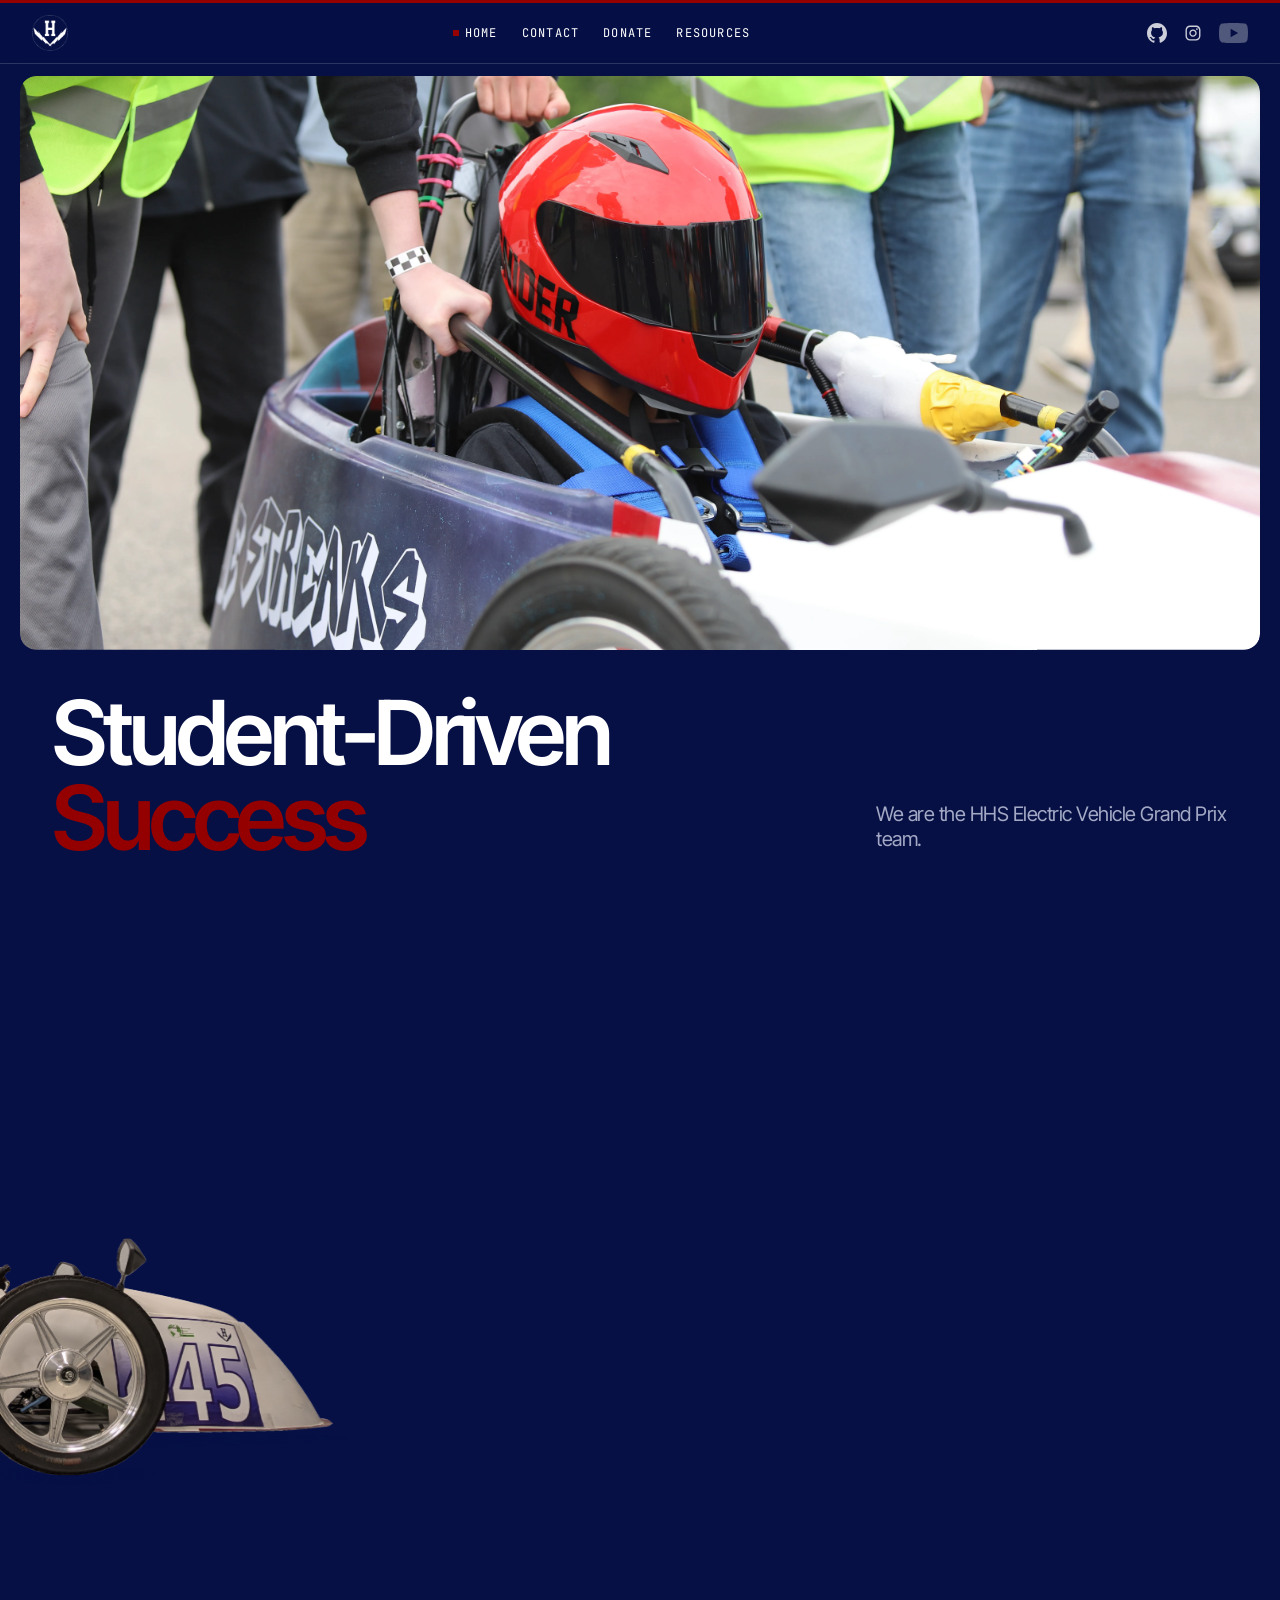
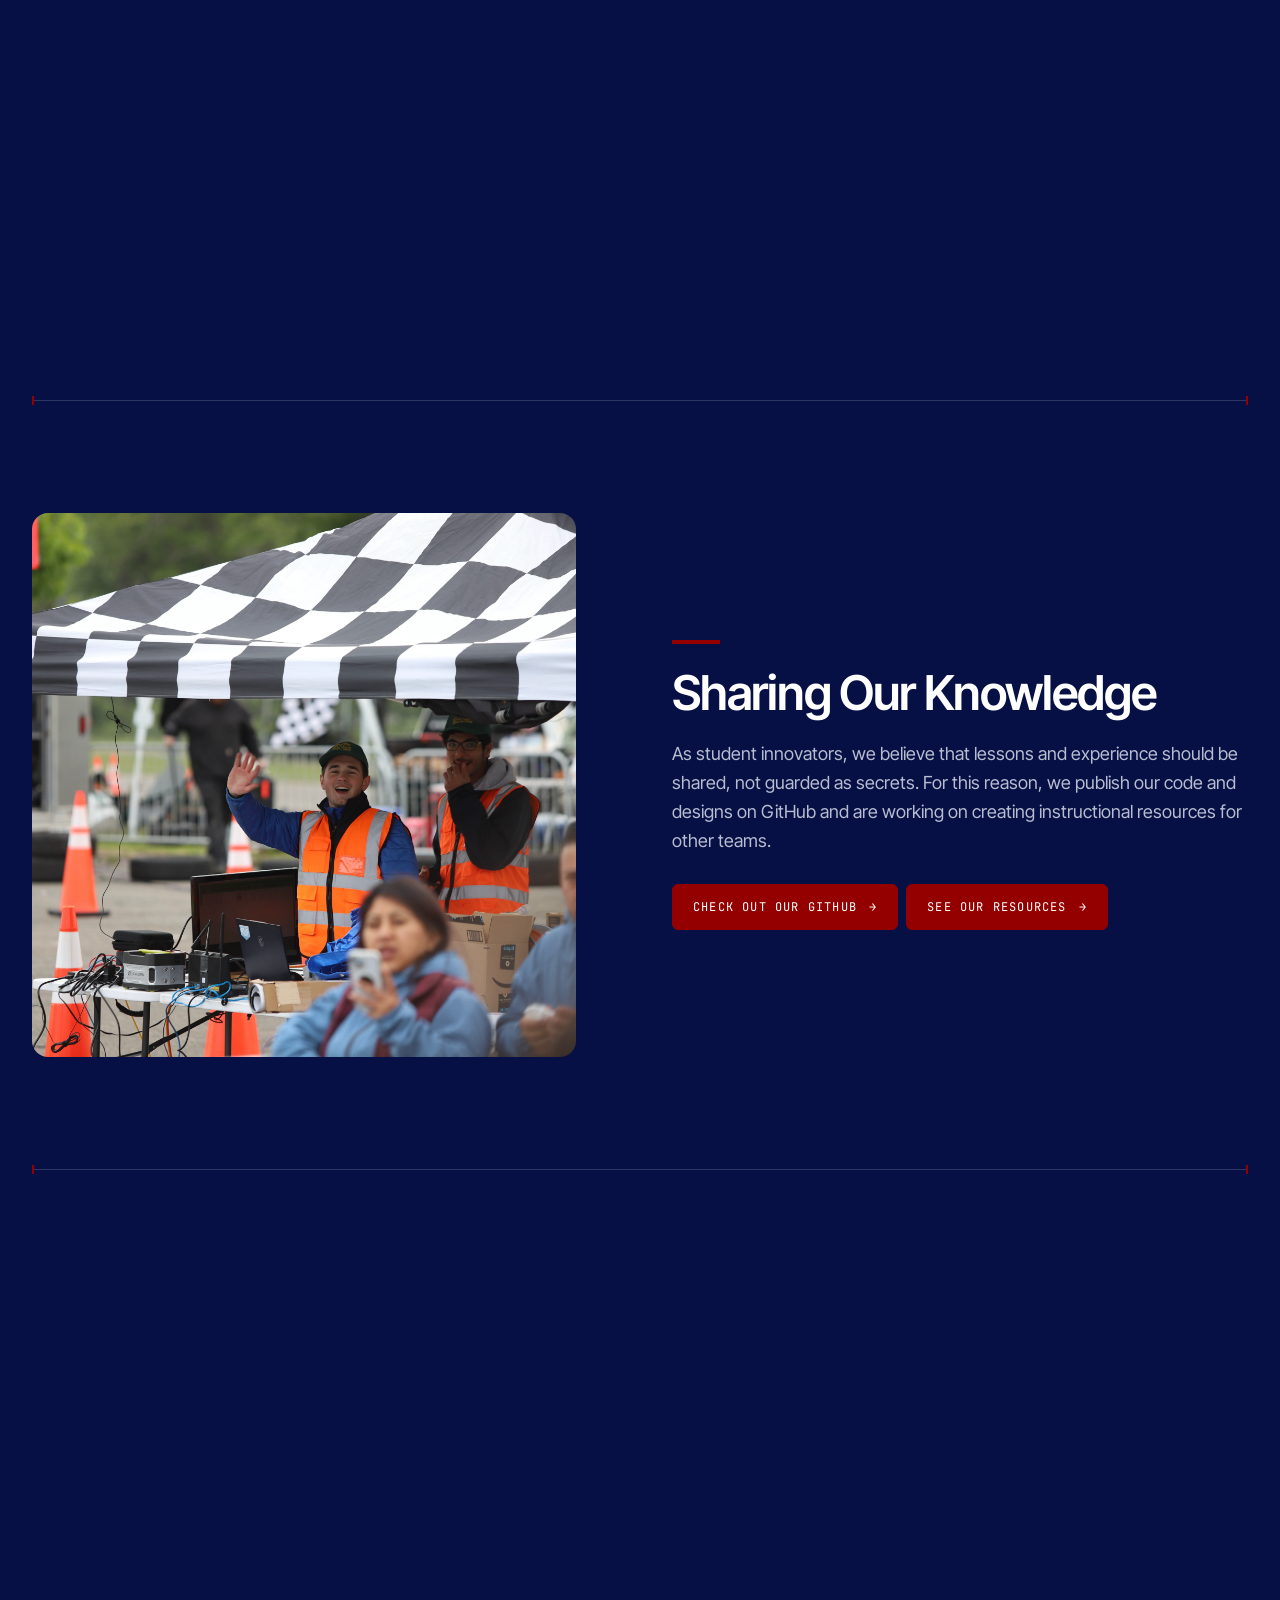
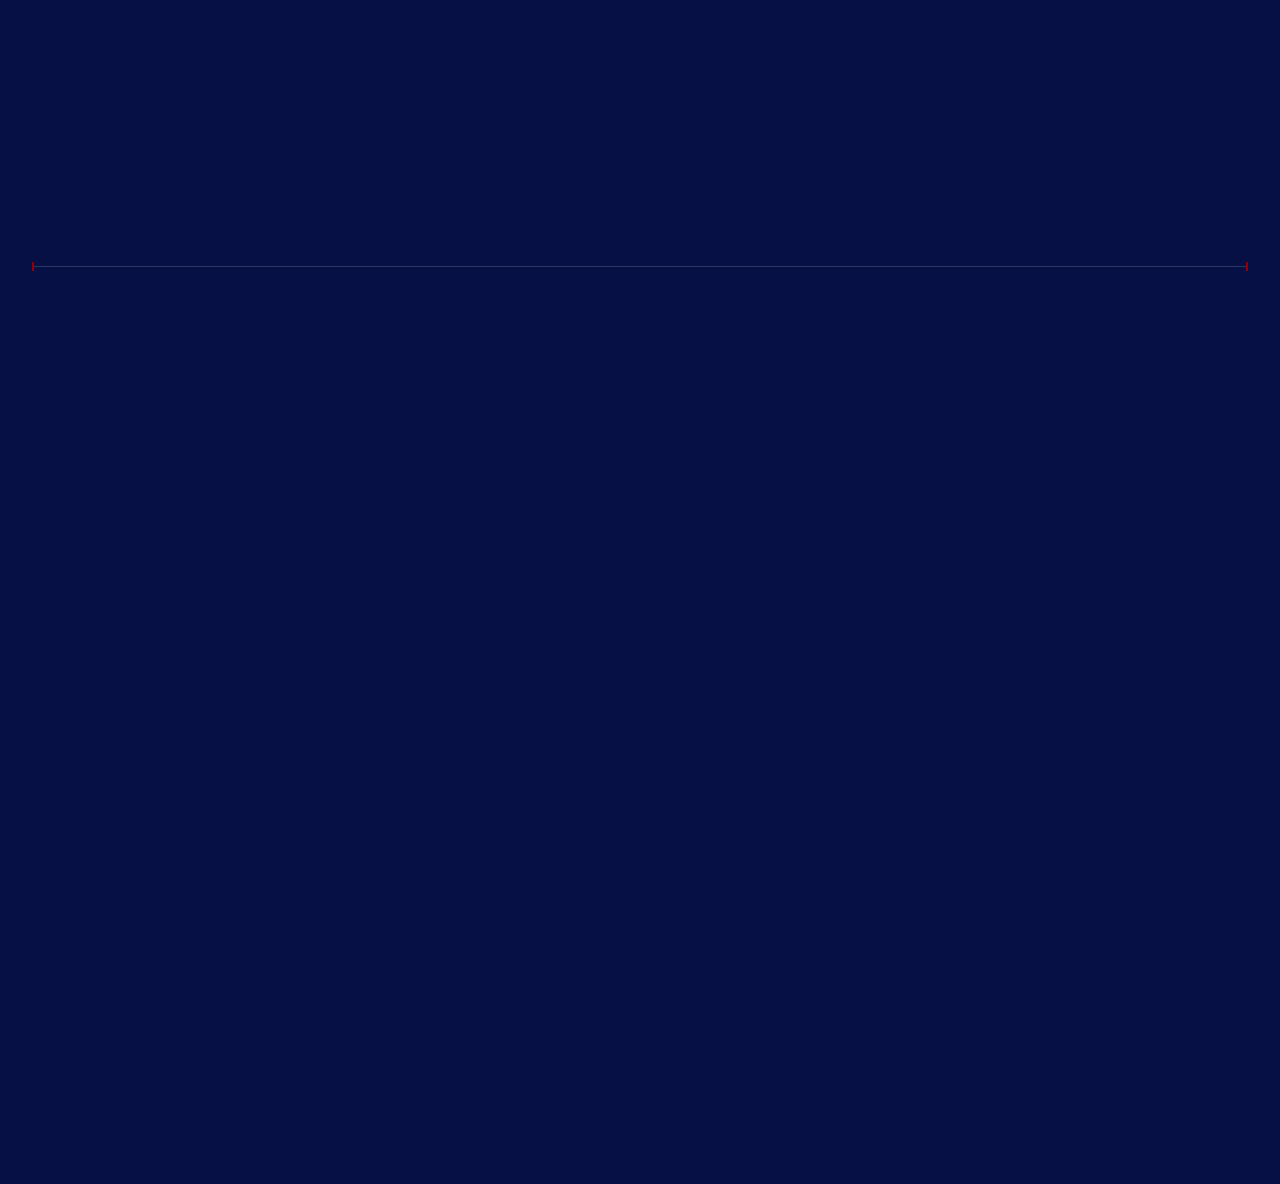
<file: index.html>
<!DOCTYPE html>
<html lang="en">

<head>
  <meta charset="utf-8">
  <meta name="viewport" content="width=device-width, initial-scale=1">

  <link rel="preconnect" href="https://fonts.googleapis.com">
  <link rel="preconnect" href="https://fonts.gstatic.com" crossorigin>
  <link
    href="https://fonts.googleapis.com/css2?family=Inter+Tight:wght@400;500;600&family=JetBrains+Mono:wght@400;500&display=swap"
    rel="stylesheet">
  <link href="./style.css" rel="stylesheet">
  <link rel="icon" type="image/x-icon" href="Assets/icons/favicon.png">
  <script src="main.js" defer></script>
  <title>HHS EVGP</title>
</head>

<body>
  <!--Banner with links-->
  <header class="site-header">
    <div class="site-header-inner">
      <a href="/" class="logo"><img src="Assets/icons/favicon.png" alt="HHS EVGP"></a>

      <nav class="nav">
        <a href="/" aria-current="page">Home</a>
        <a href="/contact">Contact</a>
        <a href="/donate">Donate</a>
        <a href="/resources">Resources</a>
      </nav>

      <div class="socials">
        <a href="https://www.github.com/hhs-evgp"><img src="Assets/icons/github.svg" alt="GitHub"></a>
        <a href="https://www.instagram.com/hhs_evgp"><img src="Assets/icons/instagram.svg" alt="Instagram"></a>
        <span class="social-disabled" title="Coming soon"><img src="Assets/icons/youtube.svg" alt="YouTube (coming soon)"></span>
      </div>
    </div>
  </header>

  <!--Title Page-->
  <section class="hero">
    <div class="hero-media bg-[url('Assets/images/Locked_In.webp')]"></div>

    <div class="hero-text">
      <h1>Student-Driven <span class="text-hhsred">Success</span></h1>
      <h3>We are the HHS Electric Vehicle Grand Prix team.</h3>
    </div>
  </section>

  <!--About us section-->
  <section class="drive">
    <div class="drive-stage">
      <div class="drive-content section split">
        <div class="half drive-text">
          <h2>What We Do</h2>

          <p>We are a group of students at <a href="https://harrisonburg.k12.va.us/hhs">Harrisonburg High School</a> who
            design, build, and race an electric car to compete in the Electric Vehicle Grand Prix. In February of 2024,
            we
            participated in the second annual <a href="https://fmc.globaleee.org/">race in the UAE</a>. As of
            2026, we are a five-year-old team.</p>
        </div>
        <div class="half drive-photo md:items-end">
          <img src="Assets/images/Ready.webp" class="picture-square">
        </div>
      </div>

      <div class="drive-car" aria-hidden="true">
        <img src="Assets/images/Car_Side.png" alt="" decoding="async">
        <img src="Assets/images/Car_Wheel.png" alt="" class="drive-wheel" decoding="async">
      </div>
    </div>
  </section>

  <div class="rule"></div>

  <!--Dark stretch: the page fades to navy while this is in view-->
  <div data-theme="dark">
    <!--Sharing our knowledge-->
    <section class="section split">
      <div class="half" data-reveal>
        <img src="Assets/images/Josh_Wave.webp" class="picture-square">
      </div>
      <div class="half" data-reveal>

        <h2>Sharing Our Knowledge</h2>

        <p>As student innovators, we believe that lessons and experience should be shared, not guarded as
          secrets. For this reason, we publish our code and designs on GitHub and are working on creating instructional
          resources for other teams.</p>

        <div class="flex flex-row gap-2">
          <a href="https://github.com/hhs-evgp" class="button">Check Out Our GitHub</a>
          <a href="/resources" class="button">See Our Resources</a>
        </div>
      </div>
    </section>

    <div class="rule"></div>

    <!--News blurbs-->
    <section class="section news-list md:py-20">
      <!--<h2 class="text-center text-6xl italic m-5 vertical-text tracking-wider">NEWS</h2>-->

      <article class="news-item" data-reveal>
        <img class="picture" src="Assets/images/Car_111.webp">

        <div>
          <h3>Results from the 2026 Washington, DC, and Shenandoah Valley Races</h3>

          <p>We finished 2nd in our class at the 2026 DC EVGP and 1st in our class at the 2026 Shenandoah Valley EVGP.
            Congratulations to all our hardworking team members!</p>
          <p>Applause to the people behind Car 111, who took a car that hadn't been driven in years and made it race-ready
            in just a few weeks!</p>
        </div>
      </article>

      <article class="news-item" data-reveal>
        <img class="picture" src="Assets/images/Gps_Speed.png">

        <div>
          <h3>Our Car Telemetry Is Now Publicly Available!</h3>

          <p>We publish every point of data we collect using our custom <a
              href="https://github.com/HHS-EVGP/Radio-Telemetry">Radio Telemetry System</a>. Check it out <a
              href="https://github.com/HHS-EVGP/Data-Archive">here</a>!</p>
        </div>
      </article>

      <article class="news-item" data-reveal>
        <img class="picture" src="Assets/images/Uae_Evgp.png">

        <div>
          <h3>Our Wishlist</h3>

          <p>We have big plans for both of our cars this year, but we need your help. Become a sponsor to help our team
            thrive.</p>
        </div>
      </article>
    </section>

    <div class="rule mb-20"></div>
  </div>

  <!--Prompt to donate-->
  <section class="panel panel-blue">
    <div class="section centered py-28 md:py-40" data-reveal>
      <h2>Support Us</h2>

      <p class="widetext">Help this life-changing program continue by becoming a sponsor.</p>

      <div class="flex flex-row gap-2">
        <a href="/donate" class="button">Make a Donation</a>
        <!--<a href="" class="button">See Our Wishlist</a>-->
      </div>
    </div>
  </section>

  <!--Special thanks-->
  <section class="section centered py-24">
    <p class="thanks widetext" data-reveal>Special thanks to our sponsors, Harrisonburg City Public Schools, the
      Governor's STEM Academy, and
      all the hardworking organizers who make this competition possible!</p>
  </section>

</body>

</html>
</file>
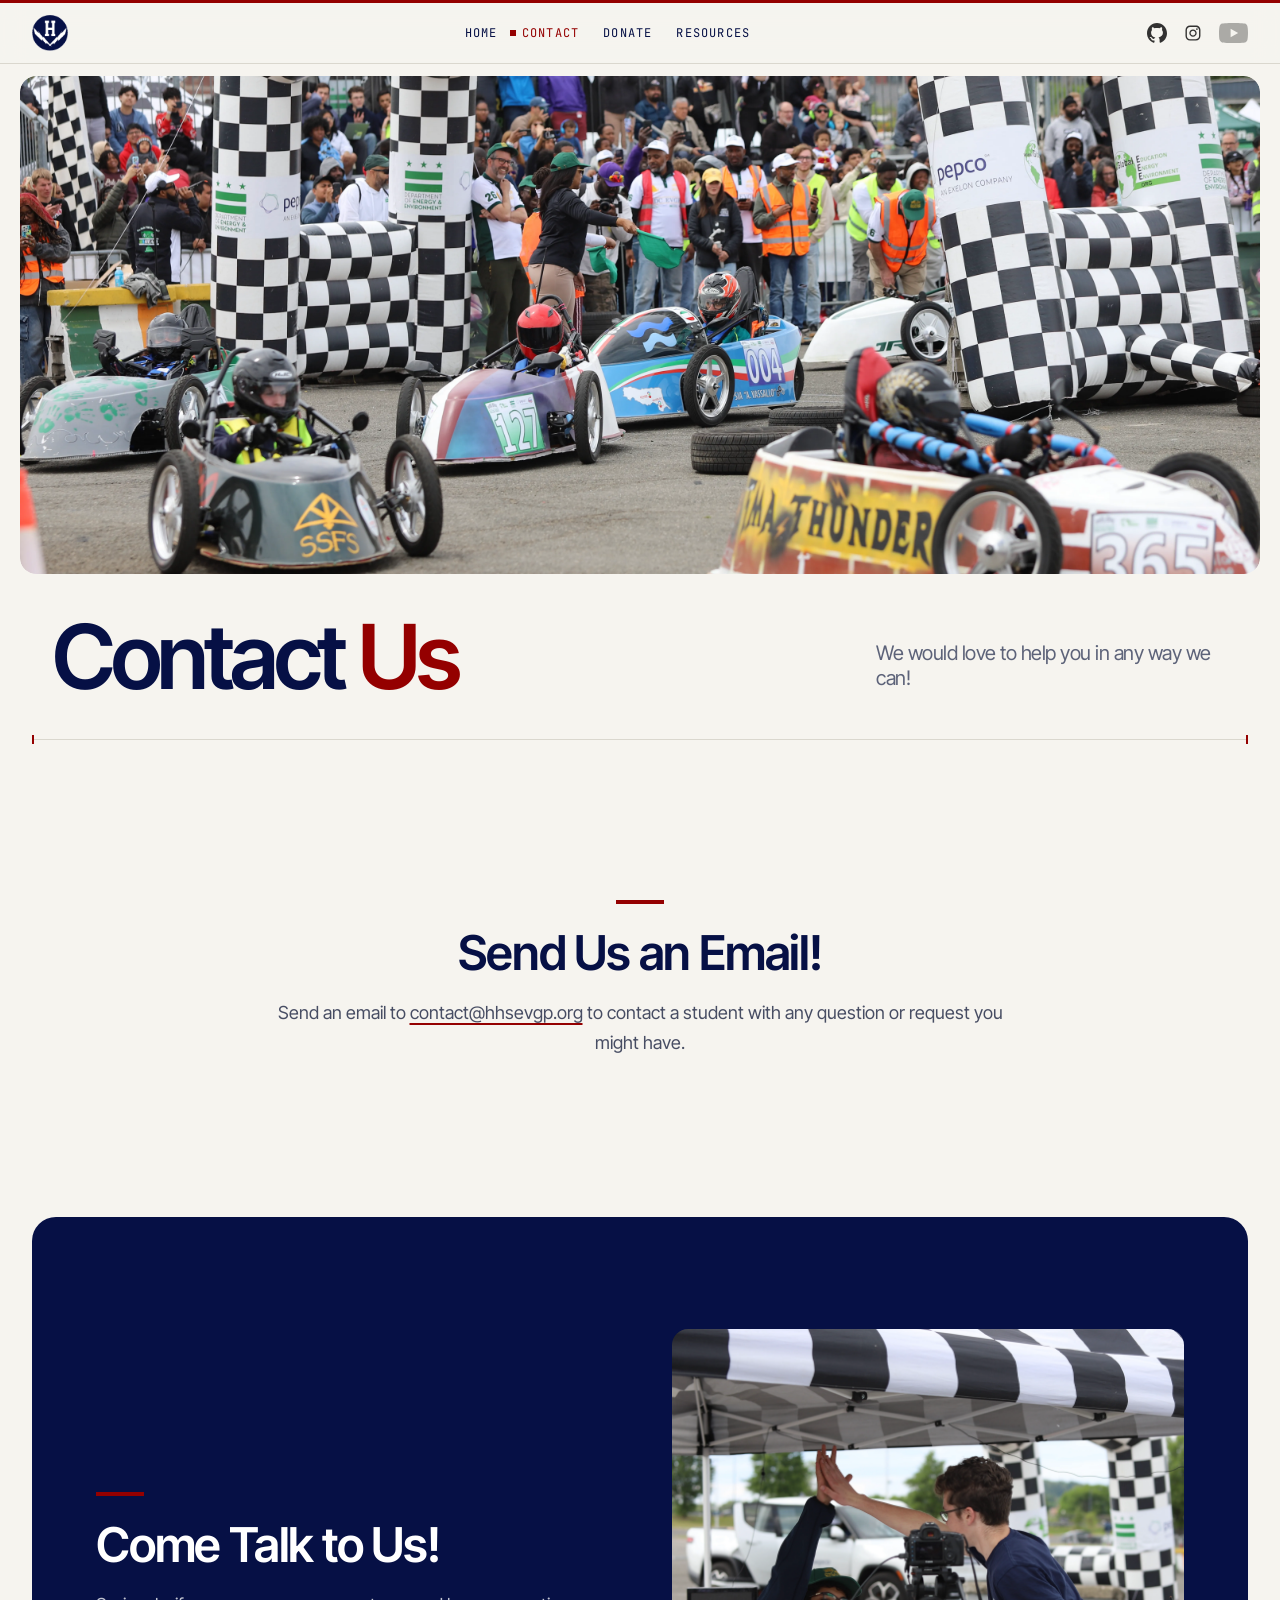
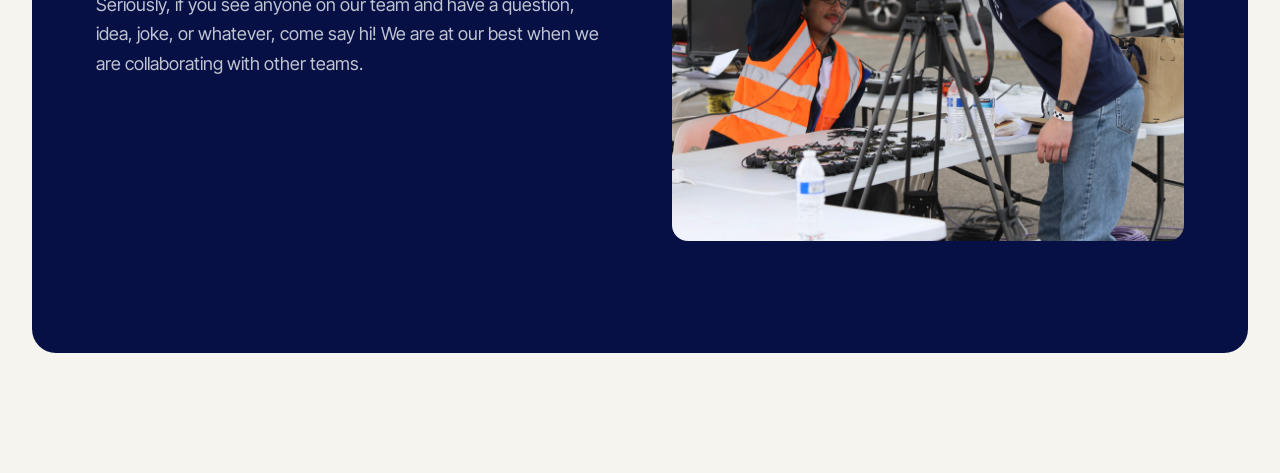
<file: contact.html>
<!DOCTYPE html>
<html lang="en">

<head>
  <meta charset="utf-8">
  <meta name="viewport" content="width=device-width, initial-scale=1">

  <link rel="preconnect" href="https://fonts.googleapis.com">
  <link rel="preconnect" href="https://fonts.gstatic.com" crossorigin>
  <link
    href="https://fonts.googleapis.com/css2?family=Inter+Tight:wght@400;500;600&family=JetBrains+Mono:wght@400;500&display=swap"
    rel="stylesheet">
  <link href="./style.css" rel="stylesheet">
  <link rel="icon" type="image/x-icon" href="Assets/icons/favicon.png">
  <script src="main.js" defer></script>
  <title>Contact Us</title>
</head>

<body>
  <!--Banner with links-->
  <header class="site-header">
    <div class="site-header-inner">
      <a href="/" class="logo"><img src="Assets/icons/favicon.png" alt="HHS EVGP"></a>

      <nav class="nav">
        <a href="/">Home</a>
        <a href="/contact" aria-current="page">Contact</a>
        <a href="/donate">Donate</a>
        <a href="/resources">Resources</a>
      </nav>

      <div class="socials">
        <a href="https://www.github.com/hhs-evgp"><img src="Assets/icons/github.svg" alt="GitHub"></a>
        <a href="https://www.instagram.com/hhs_evgp"><img src="Assets/icons/instagram.svg" alt="Instagram"></a>
        <span class="social-disabled" title="Coming soon"><img src="Assets/icons/youtube.svg" alt="YouTube (coming soon)"></span>
      </div>
    </div>
  </header>

  <!--Title-->
  <section class="hero hero-short">
    <div class="hero-media bg-[url('Assets/images/Traffic.webp')]"></div>

    <div class="hero-text">
      <h1>Contact <span class="text-hhsred">Us</span></h1>
      <h3>We would love to help you in any way we can!</h3>
    </div>
  </section>

  <div class="rule"></div>

  <section class="section centered py-28 md:py-40" data-reveal>
    <h2>Send Us an Email!</h2>

    <p class="widetext">Send an email to <a href="mailto:contact@hhsevgp.org">contact@hhsevgp.org</a> to contact a
      student with any question or request you might have.</p>
  </section>

  <section class="panel panel-blue mb-30">
    <section class="section split">
      <div class="half" data-reveal>
        <h2>Come Talk to Us!</h2>
        <p>Seriously, if you see anyone on our team and have a question, idea, joke, or whatever, come say hi! We
          are at our best when we are collaborating with other teams.
        </p>
      </div>

      <div class="half md:items-end" data-reveal>
        <img class="picture-square" src="Assets/images/High_Five.webp">
      </div>
    </section>
  </section>
</body>

</html>
</file>
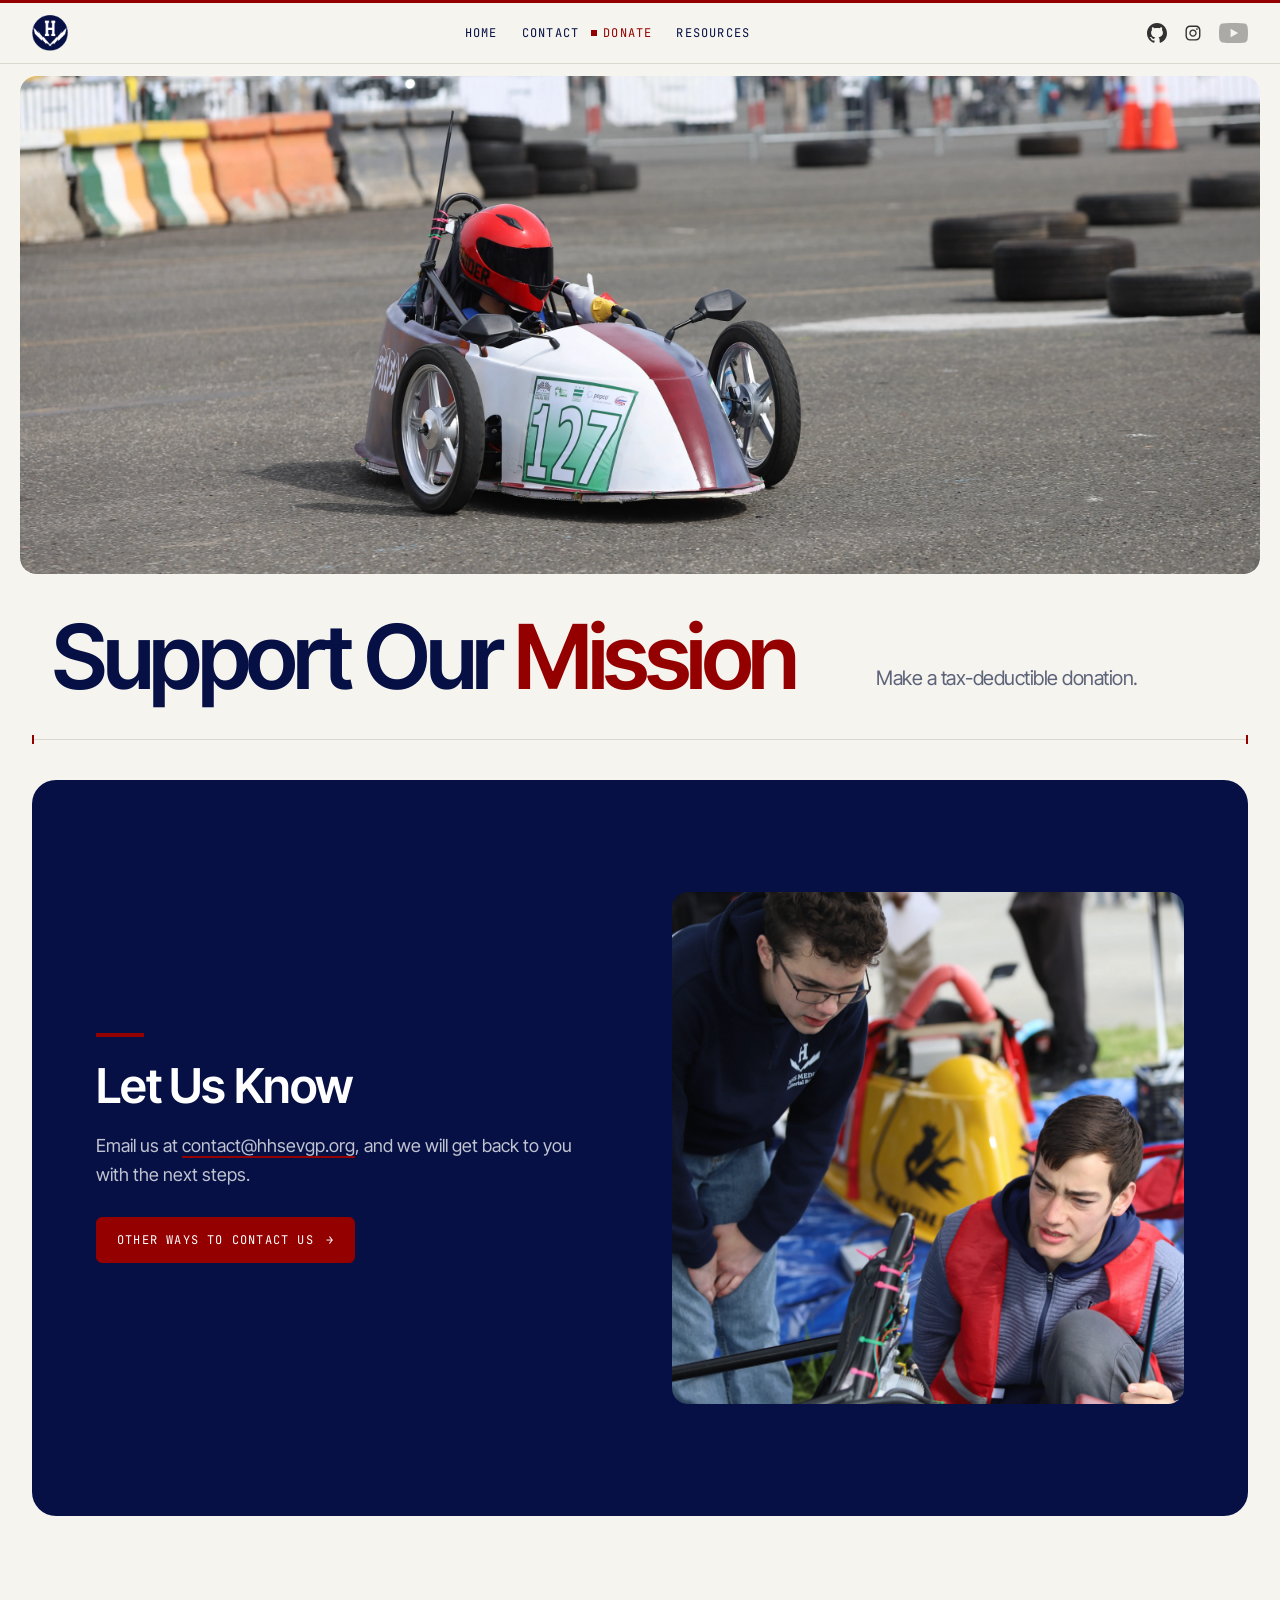
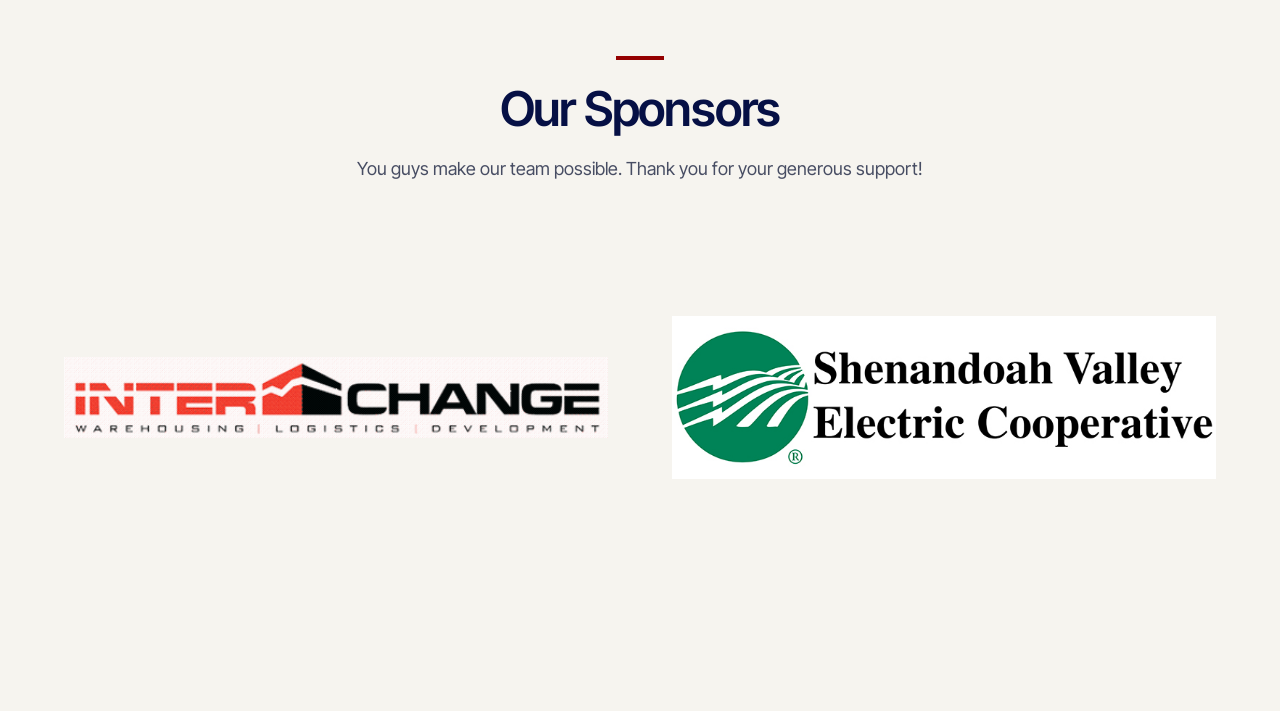
<file: donate.html>
<!DOCTYPE html>
<html lang="en">

<head>
  <meta charset="utf-8">
  <meta name="viewport" content="width=device-width, initial-scale=1">

  <link rel="preconnect" href="https://fonts.googleapis.com">
  <link rel="preconnect" href="https://fonts.gstatic.com" crossorigin>
  <link
    href="https://fonts.googleapis.com/css2?family=Inter+Tight:wght@400;500;600&family=JetBrains+Mono:wght@400;500&display=swap"
    rel="stylesheet">
  <link href="./style.css" rel="stylesheet">
  <link rel="icon" type="image/x-icon" href="Assets/icons/favicon.png">
  <script src="main.js" defer></script>
  <title>Donate</title>
</head>

<body>
  <!--Banner with links-->
  <header class="site-header">
    <div class="site-header-inner">
      <a href="/" class="logo"><img src="Assets/icons/favicon.png" alt="HHS EVGP"></a>

      <nav class="nav">
        <a href="/">Home</a>
        <a href="/contact">Contact</a>
        <a href="/donate" aria-current="page">Donate</a>
        <a href="/resources">Resources</a>
      </nav>

      <div class="socials">
        <a href="https://www.github.com/hhs-evgp"><img src="Assets/icons/github.svg" alt="GitHub"></a>
        <a href="https://www.instagram.com/hhs_evgp"><img src="Assets/icons/instagram.svg" alt="Instagram"></a>
        <span class="social-disabled" title="Coming soon"><img src="Assets/icons/youtube.svg" alt="YouTube (coming soon)"></span>
      </div>
    </div>
  </header>

  <!--Title-->
  <section class="hero hero-short">
    <div class="hero-media bg-[url('Assets/images/Driving.webp')]"></div>

    <div class="hero-text">
      <h1>Support Our <span class="text-hhsred">Mission</span></h1>
      <h3>Make a tax-deductible donation.</h3>
    </div>
  </section>

  <div class="rule"></div>

  <section class="my-10 panel panel-blue mb-5">
    <div class="section split">
      <div class="half" data-reveal>
        <h2>Let Us Know</h2>
        <p>Email us at <a href="mailto:contact@hhsevgp.org">contact@hhsevgp.org</a>, and we will get back to you
          with the next steps.</p>
        <a href="/contact" class="button">Other Ways to Contact Us</a>
      </div>

      <div class="half" data-reveal>
        <img class="picture-square" src="Assets/images/Collaborating.webp">
      </div>
    </div>
  </section>

  <section class="section centered py-30" data-reveal>
    <h2>Our Sponsors</h2>

    <p class="widetext">You guys make our team possible. Thank you for your generous support!</p>

    <div class="section split">
      <div class="half" data-reveal>
        <img class="sponsor" src="Assets/sponsors/interchange.png">
      </div>

      <div class="half" data-reveal>
        <img class="sponsor" src="Assets/sponsors/SVEC.jpg">
      </div>

    </div>
  </section>

</body>

</html>
</file>
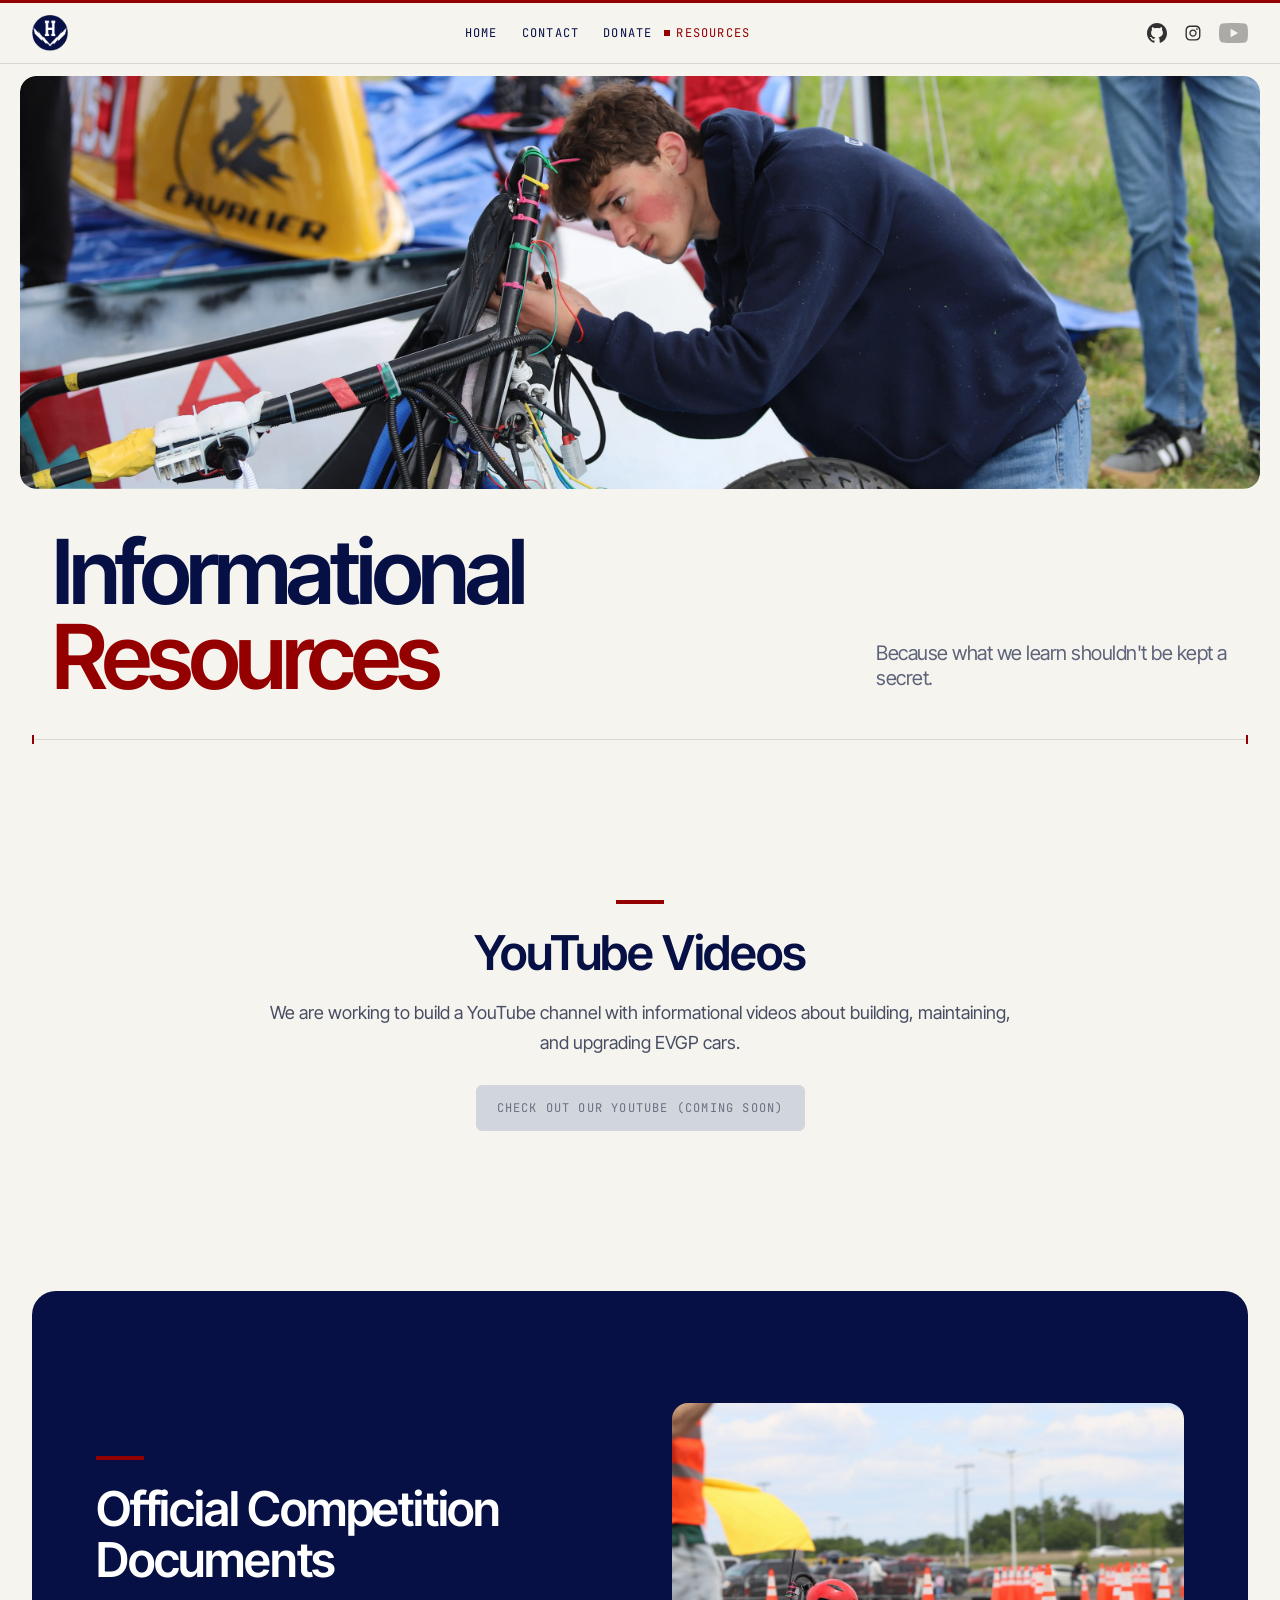
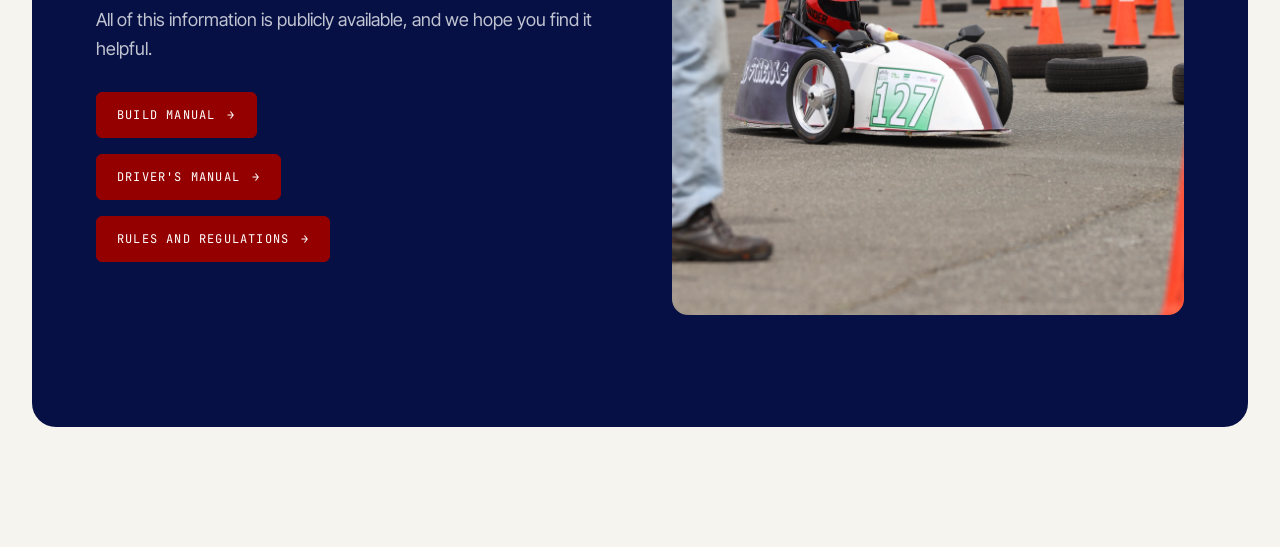
<file: resources.html>
<!DOCTYPE html>
<html lang="en">

<head>
  <meta charset="utf-8">
  <meta name="viewport" content="width=device-width, initial-scale=1">

  <link rel="preconnect" href="https://fonts.googleapis.com">
  <link rel="preconnect" href="https://fonts.gstatic.com" crossorigin>
  <link
    href="https://fonts.googleapis.com/css2?family=Inter+Tight:wght@400;500;600&family=JetBrains+Mono:wght@400;500&display=swap"
    rel="stylesheet">
  <link href="./style.css" rel="stylesheet">
  <link rel="icon" type="image/x-icon" href="Assets/icons/favicon.png">
  <script src="main.js" defer></script>
  <title>Resources</title>
</head>

<body>
  <!--Banner with links-->
  <header class="site-header">
    <div class="site-header-inner">
      <a href="/" class="logo"><img src="Assets/icons/favicon.png" alt="HHS EVGP"></a>

      <nav class="nav">
        <a href="/">Home</a>
        <a href="/contact">Contact</a>
        <a href="/donate">Donate</a>
        <a href="/resources" aria-current="page">Resources</a>
      </nav>

      <div class="socials">
        <a href="https://www.github.com/hhs-evgp"><img src="Assets/icons/github.svg" alt="GitHub"></a>
        <a href="https://www.instagram.com/hhs_evgp"><img src="Assets/icons/instagram.svg" alt="Instagram"></a>
        <span class="social-disabled" title="Coming soon"><img src="Assets/icons/youtube.svg" alt="YouTube (coming soon)"></span>
      </div>
    </div>
  </header>

  <!--Title-->
  <section class="hero hero-short">
    <div class="hero-media bg-[url('Assets/images/Working_On_Car.webp')]"></div>

    <div class="hero-text">
      <h1>Informational <span class="text-hhsred">Resources</span></h1>
      <h3>Because what we learn shouldn't be kept a secret.</h3>
    </div>
  </section>

  <div class="rule"></div>

  <section class="section centered py-28 md:py-40" data-reveal>
    <h2>YouTube Videos</h2>

    <p class="widetext">We are working to build a YouTube channel with informational videos about building, maintaining,
      and upgrading EVGP cars.</p>
    <span class="button button-disabled">Check Out Our YouTube (Coming Soon)</span>
  </section>

  <section class="panel panel-blue mb-30">
    <section class="section split">
      <div class="half" data-reveal>
        <h2>Official Competition Documents</h2>
        <p>All of this information is publicly available, and we hope you find it helpful.</p>

        <div class="flex flex-col items-start gap-2">
          <a href="Assets/documents/EVGP_Assembly_Manual_V6.1_September_2020.pdf" class="button" target="_blank"
            rel="noopener noreferrer">Build Manual</a>
          <a href="Assets/documents/EVGP_Drivers_Manual_V5.1_September_2024.pdf" class="button" target="_blank"
            rel="noopener noreferrer">Driver's Manual</a>
          <a href="Assets/documents/EVGP_Official_Rules_and_Regulations_V5.0_June_2025.pdf" class="button"
            target="_blank" rel="noopener noreferrer">Rules and
            Regulations</a>
        </div>
      </div>

      <div class="half md:items-end" data-reveal>
        <img class="picture-square" src="Assets/images/Driving_By_Marshall.webp">
      </div>
    </section>
  </section>
</body>

</html>
</file>
<file: style.css>
/*! tailwindcss v4.3.2 | MIT License | https://tailwindcss.com */
@layer properties;
@layer theme, base, components, utilities;
@layer theme {
  :root, :host {
    --font-sans: "Inter Tight", ui-sans-serif, system-ui, sans-serif;
    --font-mono: "JetBrains Mono", ui-monospace, monospace;
    --color-gray-300: oklch(87.2% 0.01 258.338);
    --color-gray-500: oklch(55.1% 0.027 264.364);
    --color-white: #fff;
    --spacing: 0.25rem;
    --container-3xl: 48rem;
    --container-7xl: 80rem;
    --text-xs: 0.75rem;
    --text-xs--line-height: calc(1 / 0.75);
    --text-base: 1rem;
    --text-base--line-height: calc(1.5 / 1);
    --text-lg: 1.125rem;
    --text-lg--line-height: calc(1.75 / 1.125);
    --text-xl: 1.25rem;
    --text-xl--line-height: calc(1.75 / 1.25);
    --text-2xl: 1.5rem;
    --text-2xl--line-height: calc(2 / 1.5);
    --text-3xl: 1.875rem;
    --text-3xl--line-height: calc(2.25 / 1.875);
    --text-4xl: 2.25rem;
    --text-4xl--line-height: calc(2.5 / 2.25);
    --text-5xl: 3rem;
    --text-5xl--line-height: 1;
    --text-6xl: 3.75rem;
    --text-6xl--line-height: 1;
    --font-weight-normal: 400;
    --font-weight-medium: 500;
    --font-weight-semibold: 600;
    --tracking-tighter: -0.05em;
    --tracking-tight: -0.025em;
    --tracking-wider: 0.05em;
    --tracking-widest: 0.1em;
    --leading-tight: 1.25;
    --leading-snug: 1.375;
    --leading-relaxed: 1.625;
    --radius-md: 0.375rem;
    --radius-xl: 0.75rem;
    --radius-2xl: 1rem;
    --radius-3xl: 1.5rem;
    --blur-md: 12px;
    --default-transition-duration: 150ms;
    --default-transition-timing-function: cubic-bezier(0.4, 0, 0.2, 1);
    --default-font-family: var(--font-sans);
    --default-mono-font-family: var(--font-mono);
    --color-hhsblue: #061045;
    --color-hhsred: #940000;
    --color-surface: #f6f4ef;
    --color-heading: #061045;
    --color-ink: #1c2340;
    --color-muted: #5d6379;
    --color-line: #dad7ce;
  }
}
@layer base {
  *, ::after, ::before, ::backdrop, ::file-selector-button {
    box-sizing: border-box;
    margin: 0;
    padding: 0;
    border: 0 solid;
  }
  html, :host {
    line-height: 1.5;
    -webkit-text-size-adjust: 100%;
    tab-size: 4;
    font-family: var(--default-font-family, ui-sans-serif, system-ui, sans-serif, 'Apple Color Emoji', 'Segoe UI Emoji', 'Segoe UI Symbol', 'Noto Color Emoji');
    font-feature-settings: var(--default-font-feature-settings, normal);
    font-variation-settings: var(--default-font-variation-settings, normal);
    -webkit-tap-highlight-color: transparent;
  }
  hr {
    height: 0;
    color: inherit;
    border-top-width: 1px;
  }
  abbr:where([title]) {
    -webkit-text-decoration: underline dotted;
    text-decoration: underline dotted;
  }
  h1, h2, h3, h4, h5, h6 {
    font-size: inherit;
    font-weight: inherit;
  }
  a {
    color: inherit;
    -webkit-text-decoration: inherit;
    text-decoration: inherit;
  }
  b, strong {
    font-weight: bolder;
  }
  code, kbd, samp, pre {
    font-family: var(--default-mono-font-family, ui-monospace, SFMono-Regular, Menlo, Monaco, Consolas, 'Liberation Mono', 'Courier New', monospace);
    font-feature-settings: var(--default-mono-font-feature-settings, normal);
    font-variation-settings: var(--default-mono-font-variation-settings, normal);
    font-size: 1em;
  }
  small {
    font-size: 80%;
  }
  sub, sup {
    font-size: 75%;
    line-height: 0;
    position: relative;
    vertical-align: baseline;
  }
  sub {
    bottom: -0.25em;
  }
  sup {
    top: -0.5em;
  }
  table {
    text-indent: 0;
    border-color: inherit;
    border-collapse: collapse;
  }
  :-moz-focusring {
    outline: auto;
  }
  progress {
    vertical-align: baseline;
  }
  summary {
    display: list-item;
  }
  ol, ul, menu {
    list-style: none;
  }
  img, svg, video, canvas, audio, iframe, embed, object {
    display: block;
    vertical-align: middle;
  }
  img, video {
    max-width: 100%;
    height: auto;
  }
  button, input, select, optgroup, textarea, ::file-selector-button {
    font: inherit;
    font-feature-settings: inherit;
    font-variation-settings: inherit;
    letter-spacing: inherit;
    color: inherit;
    border-radius: 0;
    background-color: transparent;
    opacity: 1;
  }
  :where(select:is([multiple], [size])) optgroup {
    font-weight: bolder;
  }
  :where(select:is([multiple], [size])) optgroup option {
    padding-inline-start: 20px;
  }
  ::file-selector-button {
    margin-inline-end: 4px;
  }
  ::placeholder {
    opacity: 1;
  }
  @supports (not (-webkit-appearance: -apple-pay-button))  or (contain-intrinsic-size: 1px) {
    ::placeholder {
      color: currentcolor;
      @supports (color: color-mix(in lab, red, red)) {
        color: color-mix(in oklab, currentcolor 50%, transparent);
      }
    }
  }
  textarea {
    resize: vertical;
  }
  ::-webkit-search-decoration {
    -webkit-appearance: none;
  }
  ::-webkit-date-and-time-value {
    min-height: 1lh;
    text-align: inherit;
  }
  ::-webkit-datetime-edit {
    display: inline-flex;
  }
  ::-webkit-datetime-edit-fields-wrapper {
    padding: 0;
  }
  ::-webkit-datetime-edit, ::-webkit-datetime-edit-year-field, ::-webkit-datetime-edit-month-field, ::-webkit-datetime-edit-day-field, ::-webkit-datetime-edit-hour-field, ::-webkit-datetime-edit-minute-field, ::-webkit-datetime-edit-second-field, ::-webkit-datetime-edit-millisecond-field, ::-webkit-datetime-edit-meridiem-field {
    padding-block: 0;
  }
  ::-webkit-calendar-picker-indicator {
    line-height: 1;
  }
  :-moz-ui-invalid {
    box-shadow: none;
  }
  button, input:where([type='button'], [type='reset'], [type='submit']), ::file-selector-button {
    appearance: button;
  }
  ::-webkit-inner-spin-button, ::-webkit-outer-spin-button {
    height: auto;
  }
  [hidden]:where(:not([hidden='until-found'])) {
    display: none !important;
  }
}
@layer utilities {
  .m-5 {
    margin: calc(var(--spacing) * 5);
  }
  .my-10 {
    margin-block: calc(var(--spacing) * 10);
  }
  .mb-5 {
    margin-bottom: calc(var(--spacing) * 5);
  }
  .mb-20 {
    margin-bottom: calc(var(--spacing) * 20);
  }
  .mb-30 {
    margin-bottom: calc(var(--spacing) * 30);
  }
  .flex {
    display: flex;
  }
  .transform {
    transform: var(--tw-rotate-x,) var(--tw-rotate-y,) var(--tw-rotate-z,) var(--tw-skew-x,) var(--tw-skew-y,);
  }
  .resize {
    resize: both;
  }
  .flex-col {
    flex-direction: column;
  }
  .flex-row {
    flex-direction: row;
  }
  .items-start {
    align-items: flex-start;
  }
  .gap-2 {
    gap: calc(var(--spacing) * 2);
  }
  .bg-\[url\(\'Assets\/images\/Driving\.webp\'\)\] {
    background-image: url('Assets/images/Driving.webp');
  }
  .bg-\[url\(\'Assets\/images\/Locked_In\.webp\'\)\] {
    background-image: url('Assets/images/Locked_In.webp');
  }
  .bg-\[url\(\'Assets\/images\/Traffic\.webp\'\)\] {
    background-image: url('Assets/images/Traffic.webp');
  }
  .bg-\[url\(\'Assets\/images\/Working_On_Car\.webp\'\)\] {
    background-image: url('Assets/images/Working_On_Car.webp');
  }
  .py-24 {
    padding-block: calc(var(--spacing) * 24);
  }
  .py-28 {
    padding-block: calc(var(--spacing) * 28);
  }
  .py-30 {
    padding-block: calc(var(--spacing) * 30);
  }
  .text-center {
    text-align: center;
  }
  .text-6xl {
    font-size: var(--text-6xl);
    line-height: var(--tw-leading, var(--text-6xl--line-height));
  }
  .tracking-wider {
    --tw-tracking: var(--tracking-wider);
    letter-spacing: var(--tracking-wider);
  }
  .text-hhsred {
    color: var(--color-hhsred);
  }
  .italic {
    font-style: italic;
  }
  .md\:items-end {
    @media (width >= 48rem) {
      align-items: flex-end;
    }
  }
  .md\:py-20 {
    @media (width >= 48rem) {
      padding-block: calc(var(--spacing) * 20);
    }
  }
  .md\:py-40 {
    @media (width >= 48rem) {
      padding-block: calc(var(--spacing) * 40);
    }
  }
}
@layer base {
  html {
    scroll-padding-top: calc(var(--spacing) * 20);
  }
  html[data-theme="dark"] {
    --color-surface: #061045;
    --color-heading: #ffffff;
    --color-ink: #e4e7f3;
    --color-muted: #a3a9c4;
    --color-line: rgb(255 255 255 / 0.16);
  }
  body {
    background-color: var(--color-surface);
    font-family: var(--font-sans);
    color: var(--color-ink);
    -webkit-font-smoothing: antialiased;
    -moz-osx-font-smoothing: grayscale;
  }
  body, h1, h2, h3, p, .site-header, .nav a, .rule, .news-list > * {
    transition-property: color, background-color, border-color;
    transition-duration: 700ms;
    transition-timing-function: ease;
  }
  ::selection {
    background-color: var(--color-hhsred);
    color: var(--color-white);
  }
  h1 {
    font-size: clamp(2.75rem, 7vw, 6.5rem);
    --tw-leading: 0.95;
    line-height: 0.95;
    --tw-font-weight: var(--font-weight-semibold);
    font-weight: var(--font-weight-semibold);
    --tw-tracking: var(--tracking-tighter);
    letter-spacing: var(--tracking-tighter);
    color: var(--color-heading);
  }
  h2 {
    font-size: var(--text-4xl);
    line-height: var(--tw-leading, var(--text-4xl--line-height));
    --tw-leading: 1.05;
    line-height: 1.05;
    --tw-font-weight: var(--font-weight-semibold);
    font-weight: var(--font-weight-semibold);
    --tw-tracking: var(--tracking-tight);
    letter-spacing: var(--tracking-tight);
    color: var(--color-heading);
    @media (width >= 48rem) {
      font-size: var(--text-5xl);
      line-height: var(--tw-leading, var(--text-5xl--line-height));
    }
  }
  h2::before {
    content: "";
    margin-bottom: calc(var(--spacing) * 6);
    display: block;
    height: var(--spacing);
    width: calc(var(--spacing) * 12);
    background-color: var(--color-hhsred);
  }
  h3 {
    font-size: var(--text-2xl);
    line-height: var(--tw-leading, var(--text-2xl--line-height));
    --tw-leading: var(--leading-tight);
    line-height: var(--leading-tight);
    --tw-font-weight: var(--font-weight-medium);
    font-weight: var(--font-weight-medium);
    --tw-tracking: var(--tracking-tight);
    letter-spacing: var(--tracking-tight);
    color: var(--color-heading);
    @media (width >= 48rem) {
      font-size: var(--text-3xl);
      line-height: var(--tw-leading, var(--text-3xl--line-height));
    }
  }
  p {
    font-size: var(--text-lg);
    line-height: var(--tw-leading, var(--text-lg--line-height));
    --tw-leading: var(--leading-relaxed);
    line-height: var(--leading-relaxed);
    color: color-mix(in srgb, #1c2340 80%, transparent);
    @supports (color: color-mix(in lab, red, red)) {
      color: color-mix(in oklab, var(--color-ink) 80%, transparent);
    }
  }
  a {
    text-decoration-line: underline;
    text-decoration-color: var(--color-hhsred);
    text-decoration-thickness: 2px;
    text-underline-offset: 4px;
    transition-property: color, background-color, border-color, outline-color, text-decoration-color, fill, stroke, --tw-gradient-from, --tw-gradient-via, --tw-gradient-to;
    transition-timing-function: var(--tw-ease, var(--default-transition-timing-function));
    transition-duration: var(--tw-duration, var(--default-transition-duration));
    &:hover {
      @media (hover: hover) {
        color: var(--color-hhsred);
      }
    }
  }
}
@layer components {
  .site-header {
    position: sticky;
    top: 0;
    z-index: 50;
    height: calc(var(--spacing) * 16);
    border-top-style: var(--tw-border-style);
    border-top-width: 3px;
    border-bottom-style: var(--tw-border-style);
    border-bottom-width: 1px;
    border-top-color: var(--color-hhsred);
    border-bottom-color: var(--color-line);
    background-color: color-mix(in srgb, #f6f4ef 80%, transparent);
    @supports (color: color-mix(in lab, red, red)) {
      background-color: color-mix(in oklab, var(--color-surface) 80%, transparent);
    }
    --tw-backdrop-blur: blur(var(--blur-md));
    -webkit-backdrop-filter: var(--tw-backdrop-blur,) var(--tw-backdrop-brightness,) var(--tw-backdrop-contrast,) var(--tw-backdrop-grayscale,) var(--tw-backdrop-hue-rotate,) var(--tw-backdrop-invert,) var(--tw-backdrop-opacity,) var(--tw-backdrop-saturate,) var(--tw-backdrop-sepia,);
    backdrop-filter: var(--tw-backdrop-blur,) var(--tw-backdrop-brightness,) var(--tw-backdrop-contrast,) var(--tw-backdrop-grayscale,) var(--tw-backdrop-hue-rotate,) var(--tw-backdrop-invert,) var(--tw-backdrop-opacity,) var(--tw-backdrop-saturate,) var(--tw-backdrop-sepia,);
  }
  .site-header-inner {
    margin-inline: auto;
    display: flex;
    height: 100%;
    max-width: var(--container-7xl);
    align-items: center;
    gap: calc(var(--spacing) * 5);
    overflow-x: auto;
    padding-inline: calc(var(--spacing) * 4);
    @media (width >= 40rem) {
      gap: calc(var(--spacing) * 6);
    }
    @media (width >= 40rem) {
      padding-inline: calc(var(--spacing) * 5);
    }
    @media (width >= 48rem) {
      padding-inline: calc(var(--spacing) * 8);
    }
  }
  .logo {
    flex: none;
  }
  .logo img {
    height: calc(var(--spacing) * 9);
    width: calc(var(--spacing) * 9);
  }
  .nav {
    display: flex;
    flex: 1;
    align-items: center;
    gap: calc(var(--spacing) * 5);
    @media (width >= 40rem) {
      justify-content: center;
    }
    @media (width >= 40rem) {
      gap: calc(var(--spacing) * 6);
    }
  }
  .nav a {
    position: relative;
    font-family: var(--font-mono);
    font-size: 0.7rem;
    --tw-tracking: var(--tracking-wider);
    letter-spacing: var(--tracking-wider);
    color: var(--color-heading);
    text-transform: uppercase;
    text-decoration-line: none;
    @media (width >= 40rem) {
      font-size: var(--text-xs);
      line-height: var(--tw-leading, var(--text-xs--line-height));
    }
    @media (width >= 40rem) {
      --tw-tracking: var(--tracking-widest);
      letter-spacing: var(--tracking-widest);
    }
  }
  .nav a:hover, .nav a[aria-current="page"] {
    color: var(--color-hhsred);
  }
  .nav a[aria-current="page"]::before {
    content: "";
    position: absolute;
    top: calc(1 / 2 * 100%);
    left: calc(var(--spacing) * -3);
    height: calc(var(--spacing) * 1.5);
    width: calc(var(--spacing) * 1.5);
    --tw-translate-y: calc(calc(1 / 2 * 100%) * -1);
    translate: var(--tw-translate-x) var(--tw-translate-y);
    background-color: var(--color-hhsred);
  }
  .socials {
    display: flex;
    flex: none;
    align-items: center;
    gap: calc(var(--spacing) * 3);
    @media (width >= 40rem) {
      gap: calc(var(--spacing) * 4);
    }
  }
  .socials img {
    height: calc(var(--spacing) * 4.5);
    width: auto;
    opacity: 80%;
    --tw-brightness: brightness(0%);
    filter: var(--tw-blur,) var(--tw-brightness,) var(--tw-contrast,) var(--tw-grayscale,) var(--tw-hue-rotate,) var(--tw-invert,) var(--tw-saturate,) var(--tw-sepia,) var(--tw-drop-shadow,);
    transition-property: color, background-color, border-color, outline-color, text-decoration-color, fill, stroke, --tw-gradient-from, --tw-gradient-via, --tw-gradient-to, opacity, box-shadow, transform, translate, scale, rotate, filter, -webkit-backdrop-filter, backdrop-filter, display, content-visibility, overlay, pointer-events;
    transition-timing-function: var(--tw-ease, var(--default-transition-timing-function));
    transition-duration: var(--tw-duration, var(--default-transition-duration));
    --tw-duration: 700ms;
    transition-duration: 700ms;
    &:hover {
      @media (hover: hover) {
        opacity: 100%;
      }
    }
    @media (width >= 40rem) {
      height: calc(var(--spacing) * 5);
    }
  }
  .socials .social-disabled img {
    cursor: not-allowed;
    opacity: 30%;
    &:hover {
      @media (hover: hover) {
        opacity: 30%;
      }
    }
  }
  html[data-theme="dark"] .nav a:hover, html[data-theme="dark"] .nav a[aria-current="page"] {
    color: var(--color-white);
  }
  html[data-theme="dark"] .socials img {
    --tw-invert: invert(100%);
    filter: var(--tw-blur,) var(--tw-brightness,) var(--tw-contrast,) var(--tw-grayscale,) var(--tw-hue-rotate,) var(--tw-invert,) var(--tw-saturate,) var(--tw-sepia,) var(--tw-drop-shadow,);
  }
  .hero {
    display: flex;
    min-height: calc(100svh - 4rem);
    flex-direction: column;
    padding-inline: calc(var(--spacing) * 3);
    padding-top: calc(var(--spacing) * 3);
    padding-bottom: calc(var(--spacing) * 10);
    @media (width >= 48rem) {
      padding-inline: calc(var(--spacing) * 5);
    }
  }
  .hero-short {
    min-height: 75svh;
  }
  .hero-media {
    position: relative;
    min-height: 40svh;
    flex: 1;
    overflow: hidden;
    border-radius: var(--radius-2xl);
    background-color: var(--color-hhsblue);
    background-size: cover;
    background-position: center;
    animation: hero-zoom 1.6s cubic-bezier(0.2, 0.7, 0.2, 1) both;
  }
  .hero-text {
    margin-inline: auto;
    width: min(100% - 2.5rem, 76rem);
    @media (width >= 48rem) {
      width: min(100% - 4rem, 76rem);
    }
    display: grid;
    align-items: flex-end;
    gap: calc(var(--spacing) * 4);
    padding-top: calc(var(--spacing) * 8);
    @media (width >= 48rem) {
      grid-template-columns: 1fr minmax(0,22rem);
    }
    @media (width >= 48rem) {
      gap: calc(var(--spacing) * 12);
    }
    @media (width >= 48rem) {
      padding-top: calc(var(--spacing) * 10);
    }
    animation: rise 1s 0.2s cubic-bezier(0.2, 0.7, 0.2, 1) both;
  }
  .hero-text h3 {
    font-size: var(--text-lg);
    line-height: var(--tw-leading, var(--text-lg--line-height));
    --tw-font-weight: var(--font-weight-normal);
    font-weight: var(--font-weight-normal);
    color: var(--color-muted);
    @media (width >= 48rem) {
      padding-bottom: calc(var(--spacing) * 2);
    }
    @media (width >= 48rem) {
      font-size: var(--text-xl);
      line-height: var(--tw-leading, var(--text-xl--line-height));
    }
  }
  .rule {
    position: relative;
    margin-inline: auto;
    width: min(100% - 2.5rem, 76rem);
    @media (width >= 48rem) {
      width: min(100% - 4rem, 76rem);
    }
    height: 1px;
    background-color: var(--color-line);
  }
  .rule::before, .rule::after {
    content: "";
    position: absolute;
    top: calc(var(--spacing) * -1);
    height: calc(var(--spacing) * 2.25);
    width: calc(var(--spacing) * 0.5);
    background-color: var(--color-hhsred);
  }
  .rule::before {
    left: 0;
  }
  .rule::after {
    right: 0;
  }
  .section {
    margin-inline: auto;
    width: 100%;
    max-width: var(--container-7xl);
    padding-inline: calc(var(--spacing) * 5);
    padding-block: calc(var(--spacing) * 20);
    @media (width >= 48rem) {
      padding-inline: calc(var(--spacing) * 8);
    }
    @media (width >= 48rem) {
      padding-block: calc(var(--spacing) * 28);
    }
  }
  .split {
    display: grid;
    align-items: center;
    gap: calc(var(--spacing) * 10);
    @media (width >= 48rem) {
      grid-template-columns: repeat(2, minmax(0, 1fr));
    }
    @media (width >= 48rem) {
      gap: calc(var(--spacing) * 16);
    }
  }
  .half {
    display: flex;
    flex-direction: column;
    align-items: flex-start;
    gap: calc(var(--spacing) * 5);
  }
  .centered {
    display: flex;
    flex-direction: column;
    align-items: center;
    gap: calc(var(--spacing) * 5);
    text-align: center;
  }
  .centered h2::before {
    margin-inline: auto;
  }
  .widetext {
    max-width: var(--container-3xl);
  }
  .panel {
    margin-inline: auto;
    width: min(100% - 2.5rem, 76rem);
    @media (width >= 48rem) {
      width: min(100% - 4rem, 76rem);
    }
    border-radius: var(--radius-3xl);
  }
  .panel > .section {
    @media (width >= 48rem) {
      padding-inline: calc(var(--spacing) * 16);
    }
  }
  .panel-blue {
    background-color: var(--color-hhsblue);
    color: var(--color-white);
  }
  .panel-blue h2, .panel-blue h3 {
    color: var(--color-white);
  }
  .panel-blue p {
    color: color-mix(in srgb, #fff 75%, transparent);
    @supports (color: color-mix(in lab, red, red)) {
      color: color-mix(in oklab, var(--color-white) 75%, transparent);
    }
  }
  .panel-blue a:not(.button):hover, html[data-theme="dark"] a:not(.button):hover {
    color: var(--color-white);
    text-decoration-color: var(--color-white);
  }
  .button {
    margin-top: calc(var(--spacing) * 2);
    display: inline-flex;
    align-items: center;
    gap: calc(var(--spacing) * 3);
    border-radius: var(--radius-md);
    border-style: var(--tw-border-style);
    border-width: 1px;
    border-color: var(--color-hhsred);
    background-color: var(--color-hhsred);
    padding-inline: calc(var(--spacing) * 5);
    padding-block: calc(var(--spacing) * 3.5);
    font-family: var(--font-mono);
    font-size: var(--text-xs);
    line-height: var(--tw-leading, var(--text-xs--line-height));
    --tw-tracking: var(--tracking-widest);
    letter-spacing: var(--tracking-widest);
    color: var(--color-white);
    text-transform: uppercase;
    text-decoration-line: none;
    transition-property: color, background-color, border-color, outline-color, text-decoration-color, fill, stroke, --tw-gradient-from, --tw-gradient-via, --tw-gradient-to;
    transition-timing-function: var(--tw-ease, var(--default-transition-timing-function));
    transition-duration: var(--tw-duration, var(--default-transition-duration));
    --tw-duration: 300ms;
    transition-duration: 300ms;
    &:hover {
      @media (hover: hover) {
        background-color: var(--color-white);
      }
    }
    &:hover {
      @media (hover: hover) {
        color: var(--color-hhsred);
      }
    }
  }
  .button::after {
    content: "→";
    transition-property: transform, translate, scale, rotate;
    transition-timing-function: var(--tw-ease, var(--default-transition-timing-function));
    transition-duration: var(--tw-duration, var(--default-transition-duration));
    --tw-duration: 300ms;
    transition-duration: 300ms;
  }
  .button:hover::after {
    --tw-translate-x: var(--spacing);
    translate: var(--tw-translate-x) var(--tw-translate-y);
  }
  .button[download]::after {
    content: "↓";
  }
  .button[download]:hover::after {
    --tw-translate-x: 0;
    --tw-translate-y: calc(var(--spacing) * 0.5);
    translate: var(--tw-translate-x) var(--tw-translate-y);
  }
  .button-disabled {
    cursor: not-allowed;
    border-color: var(--color-gray-300);
    background-color: var(--color-gray-300);
    color: var(--color-gray-500);
    &:hover {
      @media (hover: hover) {
        background-color: var(--color-gray-300);
      }
    }
    &:hover {
      @media (hover: hover) {
        color: var(--color-gray-500);
      }
    }
  }
  .button-disabled::after {
    content: none;
  }
  .picture-square {
    aspect-ratio: 1 / 1;
    width: 100%;
    max-width: calc(var(--spacing) * 136);
    border-radius: var(--radius-2xl);
    object-fit: cover;
  }
  .picture {
    aspect-ratio: 4/3;
    width: 100%;
    border-radius: var(--radius-xl);
    object-fit: cover;
  }
  .sponsor {
    width: 100%;
  }
  .news-list {
    :where(& > :not(:last-child)) {
      --tw-divide-y-reverse: 0;
      border-bottom-style: var(--tw-border-style);
      border-top-style: var(--tw-border-style);
      border-top-width: calc(1px * var(--tw-divide-y-reverse));
      border-bottom-width: calc(1px * calc(1 - var(--tw-divide-y-reverse)));
    }
    :where(& > :not(:last-child)) {
      border-color: var(--color-line);
    }
  }
  .news-item {
    display: grid;
    align-items: center;
    gap: calc(var(--spacing) * 4);
    padding-block: calc(var(--spacing) * 6);
    &:first-child {
      padding-top: 0;
    }
    &:last-child {
      padding-bottom: 0;
    }
    @media (width >= 48rem) {
      grid-template-columns: 1fr minmax(0,18rem);
    }
    @media (width >= 48rem) {
      gap: calc(var(--spacing) * 12);
    }
  }
  .news-item .picture {
    aspect-ratio: 2/1;
    @media (width >= 48rem) {
      order: 9999;
    }
  }
  .news-item h3 {
    margin-bottom: calc(var(--spacing) * 2);
    font-size: var(--text-xl);
    line-height: var(--tw-leading, var(--text-xl--line-height));
    @media (width >= 48rem) {
      font-size: var(--text-2xl);
      line-height: var(--tw-leading, var(--text-2xl--line-height));
    }
  }
  .news-item p {
    font-size: var(--text-base);
    line-height: var(--tw-leading, var(--text-base--line-height));
  }
  .news-item p + p {
    margin-top: calc(var(--spacing) * 2);
  }
  .thanks {
    font-size: var(--text-2xl);
    line-height: var(--tw-leading, var(--text-2xl--line-height));
    --tw-leading: var(--leading-snug);
    line-height: var(--leading-snug);
    --tw-font-weight: var(--font-weight-medium);
    font-weight: var(--font-weight-medium);
    --tw-tracking: var(--tracking-tight);
    letter-spacing: var(--tracking-tight);
    color: var(--color-heading);
    @media (width >= 48rem) {
      font-size: var(--text-3xl);
      line-height: var(--tw-leading, var(--text-3xl--line-height));
    }
  }
  .js [data-reveal] {
    --tw-translate-y: calc(var(--spacing) * 6);
    translate: var(--tw-translate-x) var(--tw-translate-y);
    opacity: 0%;
    transition-property: color, background-color, border-color, outline-color, text-decoration-color, fill, stroke, --tw-gradient-from, --tw-gradient-via, --tw-gradient-to, opacity, box-shadow, transform, translate, scale, rotate, filter, -webkit-backdrop-filter, backdrop-filter, display, content-visibility, overlay, pointer-events;
    transition-timing-function: var(--tw-ease, var(--default-transition-timing-function));
    transition-duration: var(--tw-duration, var(--default-transition-duration));
    --tw-duration: 1000ms;
    transition-duration: 1000ms;
    --tw-ease: cubic-bezier(0.2,0.7,0.2,1);
    transition-timing-function: cubic-bezier(0.2,0.7,0.2,1);
  }
  .js [data-reveal].is-visible {
    --tw-translate-y: 0;
    translate: var(--tw-translate-x) var(--tw-translate-y);
    opacity: 100%;
  }
  .drive {
    --car-w: min(92vw, 52rem, 105svh);
    position: relative;
  }
  .drive-stage {
    display: flex;
    flex-direction: column;
    justify-content: center;
    overflow: clip;
  }
  .drive-car {
    position: relative;
    z-index: 10;
    margin-inline: auto;
    margin-bottom: calc(var(--spacing) * 20);
    width: var(--car-w);
  }
  .drive-car img {
    display: block;
    width: 100%;
    -webkit-user-select: none;
    user-select: none;
  }
  .drive-car::before, .drive-car::after {
    content: "";
    pointer-events: none;
    position: absolute;
    z-index: calc(10 * -1);
  }
  .drive-car::before {
    left: -2%;
    width: 104%;
    top: 84.3%;
    height: 8.5%;
    background: radial-gradient(86% 50% at 14% 50%, rgb(6 16 69 / 0.62), rgb(6 16 69 / 0.35) 55%, rgb(6 16 69 / 0.25) 85%, transparent);
    mask-image: linear-gradient(to right, transparent, #000 14%);
  }
  .drive-car::after {
    left: 57.8%;
    width: 21%;
    top: 96.7%;
    height: 6.6%;
    background: radial-gradient(closest-side, rgb(6 16 69 / 0.75), rgb(6 16 69 / 0.3) 55%, transparent);
  }
  .drive-car .drive-wheel {
    position: absolute;
    left: 56.309%;
    top: 36.579%;
    width: 23.936%;
    transform-origin: 50% 50%;
  }
  .drive.is-driving {
    height: 300svh;
  }
  .drive.is-driving .drive-stage {
    position: sticky;
    top: calc(var(--spacing) * 16);
    min-height: calc(100svh - 4rem);
  }
  .drive.is-driving .drive-content {
    gap: calc(var(--spacing) * 6);
    padding-block: calc(var(--spacing) * 3);
    @media (width >= 48rem) {
      gap: calc(var(--spacing) * 16);
    }
    @media (width >= 48rem) {
      padding-block: calc(var(--spacing) * 10);
    }
  }
  .drive.is-driving .drive-car {
    position: absolute;
    left: 0;
    margin: 0;
    will-change: transform;
    top: calc(50% - var(--car-w) * 0.1885);
  }
  .drive.is-driving .drive-wheel, .drive.is-driving .drive-text > *, .drive.is-driving .drive-photo > * {
    will-change: transform;
  }
}
@keyframes hero-zoom {
  from {
    clip-path: inset(2% 2% round 1rem);
    opacity: 0.6;
  }
  to {
    clip-path: inset(0 round 1rem);
    opacity: 1;
  }
}
@keyframes rise {
  from {
    transform: translateY(1.5rem);
    opacity: 0;
  }
  to {
    transform: translateY(0);
    opacity: 1;
  }
}
@media (prefers-reduced-motion: reduce) {
  .hero-media, .hero-text {
    animation: none;
  }
}
@property --tw-rotate-x {
  syntax: "*";
  inherits: false;
}
@property --tw-rotate-y {
  syntax: "*";
  inherits: false;
}
@property --tw-rotate-z {
  syntax: "*";
  inherits: false;
}
@property --tw-skew-x {
  syntax: "*";
  inherits: false;
}
@property --tw-skew-y {
  syntax: "*";
  inherits: false;
}
@property --tw-tracking {
  syntax: "*";
  inherits: false;
}
@property --tw-leading {
  syntax: "*";
  inherits: false;
}
@property --tw-font-weight {
  syntax: "*";
  inherits: false;
}
@property --tw-border-style {
  syntax: "*";
  inherits: false;
  initial-value: solid;
}
@property --tw-backdrop-blur {
  syntax: "*";
  inherits: false;
}
@property --tw-backdrop-brightness {
  syntax: "*";
  inherits: false;
}
@property --tw-backdrop-contrast {
  syntax: "*";
  inherits: false;
}
@property --tw-backdrop-grayscale {
  syntax: "*";
  inherits: false;
}
@property --tw-backdrop-hue-rotate {
  syntax: "*";
  inherits: false;
}
@property --tw-backdrop-invert {
  syntax: "*";
  inherits: false;
}
@property --tw-backdrop-opacity {
  syntax: "*";
  inherits: false;
}
@property --tw-backdrop-saturate {
  syntax: "*";
  inherits: false;
}
@property --tw-backdrop-sepia {
  syntax: "*";
  inherits: false;
}
@property --tw-translate-x {
  syntax: "*";
  inherits: false;
  initial-value: 0;
}
@property --tw-translate-y {
  syntax: "*";
  inherits: false;
  initial-value: 0;
}
@property --tw-translate-z {
  syntax: "*";
  inherits: false;
  initial-value: 0;
}
@property --tw-blur {
  syntax: "*";
  inherits: false;
}
@property --tw-brightness {
  syntax: "*";
  inherits: false;
}
@property --tw-contrast {
  syntax: "*";
  inherits: false;
}
@property --tw-grayscale {
  syntax: "*";
  inherits: false;
}
@property --tw-hue-rotate {
  syntax: "*";
  inherits: false;
}
@property --tw-invert {
  syntax: "*";
  inherits: false;
}
@property --tw-opacity {
  syntax: "*";
  inherits: false;
}
@property --tw-saturate {
  syntax: "*";
  inherits: false;
}
@property --tw-sepia {
  syntax: "*";
  inherits: false;
}
@property --tw-drop-shadow {
  syntax: "*";
  inherits: false;
}
@property --tw-drop-shadow-color {
  syntax: "*";
  inherits: false;
}
@property --tw-drop-shadow-alpha {
  syntax: "<percentage>";
  inherits: false;
  initial-value: 100%;
}
@property --tw-drop-shadow-size {
  syntax: "*";
  inherits: false;
}
@property --tw-duration {
  syntax: "*";
  inherits: false;
}
@property --tw-divide-y-reverse {
  syntax: "*";
  inherits: false;
  initial-value: 0;
}
@property --tw-ease {
  syntax: "*";
  inherits: false;
}
@layer properties {
  @supports ((-webkit-hyphens: none) and (not (margin-trim: inline))) or ((-moz-orient: inline) and (not (color:rgb(from red r g b)))) {
    *, ::before, ::after, ::backdrop {
      --tw-rotate-x: initial;
      --tw-rotate-y: initial;
      --tw-rotate-z: initial;
      --tw-skew-x: initial;
      --tw-skew-y: initial;
      --tw-tracking: initial;
      --tw-leading: initial;
      --tw-font-weight: initial;
      --tw-border-style: solid;
      --tw-backdrop-blur: initial;
      --tw-backdrop-brightness: initial;
      --tw-backdrop-contrast: initial;
      --tw-backdrop-grayscale: initial;
      --tw-backdrop-hue-rotate: initial;
      --tw-backdrop-invert: initial;
      --tw-backdrop-opacity: initial;
      --tw-backdrop-saturate: initial;
      --tw-backdrop-sepia: initial;
      --tw-translate-x: 0;
      --tw-translate-y: 0;
      --tw-translate-z: 0;
      --tw-blur: initial;
      --tw-brightness: initial;
      --tw-contrast: initial;
      --tw-grayscale: initial;
      --tw-hue-rotate: initial;
      --tw-invert: initial;
      --tw-opacity: initial;
      --tw-saturate: initial;
      --tw-sepia: initial;
      --tw-drop-shadow: initial;
      --tw-drop-shadow-color: initial;
      --tw-drop-shadow-alpha: 100%;
      --tw-drop-shadow-size: initial;
      --tw-duration: initial;
      --tw-divide-y-reverse: 0;
      --tw-ease: initial;
    }
  }
}
</file>
